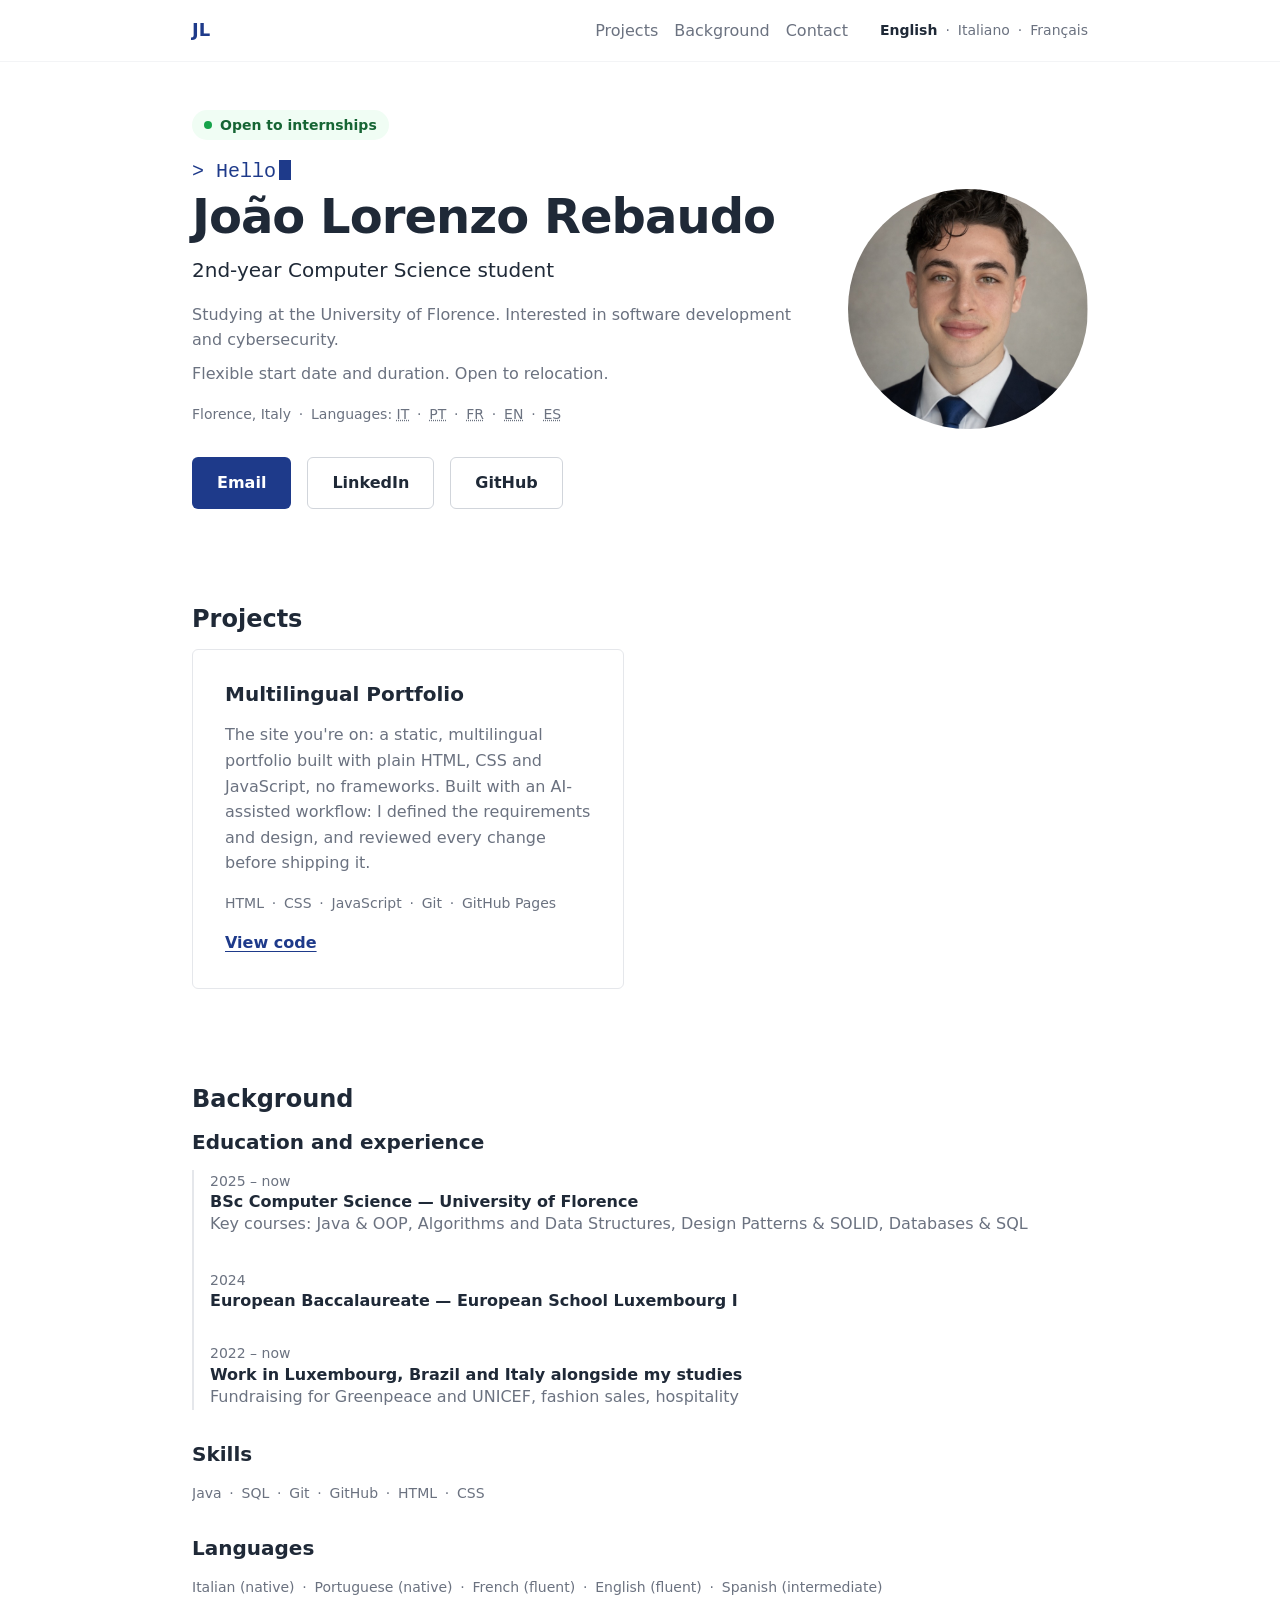
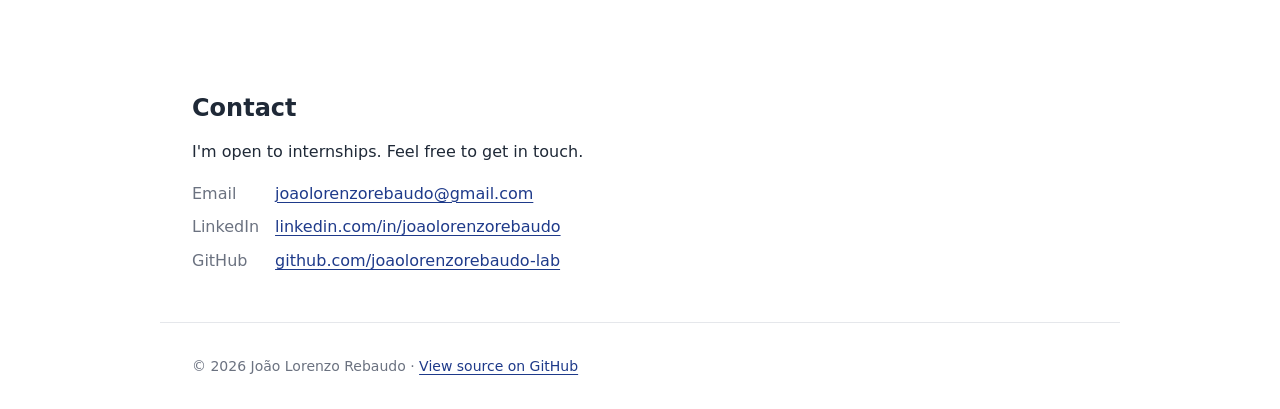
<file: index.html>
<!DOCTYPE html>
<html lang="en">
<head>
  <meta charset="utf-8">
  <meta name="viewport" content="width=device-width, initial-scale=1">
  <title>João Lorenzo Rebaudo — Computer Science Student</title>
  <meta name="description" content="Portfolio of João Lorenzo Rebaudo, Computer Science student at the University of Florence. Projects, background and contact.">
  <link rel="alternate" hreflang="en" href="https://joaolorenzorebaudo-lab.github.io/">
  <link rel="alternate" hreflang="it" href="https://joaolorenzorebaudo-lab.github.io/it/">
  <link rel="alternate" hreflang="fr" href="https://joaolorenzorebaudo-lab.github.io/fr/">
  <link rel="alternate" hreflang="x-default" href="https://joaolorenzorebaudo-lab.github.io/">
  <link rel="stylesheet" href="/css/style.css">
  <link rel="icon" href="/assets/img/favicon.svg" type="image/svg+xml">
  <link rel="apple-touch-icon" href="/assets/img/apple-touch-icon.png">
  <script src="/js/greeting.js" defer></script>
</head>
<body>
  <header>
    <div class="header-inner">
      <a class="monogram" href="#top" aria-label="JL, back to top">JL</a>
      <nav aria-label="Main">
        <ul>
          <li><a href="#projects">Projects</a></li>
          <li><a href="#background">Background</a></li>
          <li><a href="#contact">Contact</a></li>
        </ul>
      </nav>
      <nav class="lang-switcher" aria-label="Language">
        <ul>
          <li><span aria-current="page">English</span></li>
          <li><a href="/it/" lang="it" hreflang="it">Italiano</a></li>
          <li><a href="/fr/" lang="fr" hreflang="fr">Français</a></li>
        </ul>
      </nav>
    </div>
  </header>

  <main>
    <section id="hero" class="hero">
      <img class="hero-photo" src="/assets/img/photo.jpg" alt="Portrait of João Lorenzo Rebaudo" width="756" height="1000">
      <div class="hero-text">
        <p class="status-badge">Open to internships</p>
        <p class="hero-greeting"><span aria-hidden="true">&gt; </span><span data-greeting>Hello</span><span class="hero-cursor" aria-hidden="true"></span></p>
        <h1>João Lorenzo Rebaudo</h1>
        <p class="hero-role">2nd-year Computer Science student</p>
        <p class="hero-intro">Studying at the University of Florence. Interested in software development and cybersecurity.</p>
        <p class="hero-availability">Flexible start date and duration. Open to relocation.</p>
        <ul class="tag-list">
          <li>Florence, Italy</li>
          <li>Languages:
            <ul class="hero-languages">
              <li><abbr title="Italian">IT</abbr></li>
              <li><abbr title="Portuguese">PT</abbr></li>
              <li><abbr title="French">FR</abbr></li>
              <li><abbr title="English">EN</abbr></li>
              <li><abbr title="Spanish">ES</abbr></li>
            </ul>
          </li>
        </ul>
        <div class="hero-actions">
          <a class="button" href="mailto:joaolorenzorebaudo@gmail.com">Email</a>
          <a class="button button-secondary" href="https://www.linkedin.com/in/joaolorenzorebaudo">LinkedIn</a>
          <a class="button button-secondary" href="https://github.com/joaolorenzorebaudo-lab">GitHub</a>
        </div>
      </div>
    </section>

    <section id="projects">
      <h2>Projects</h2>
      <div class="project-list">
        <article class="project-card">
          <h3>Multilingual Portfolio</h3>
          <p>The site you're on: a static, multilingual portfolio built with plain HTML, CSS and JavaScript, no frameworks. Built with an AI-assisted workflow: I defined the requirements and design, and reviewed every change before shipping it.</p>
          <ul class="tag-list">
            <li>HTML</li>
            <li>CSS</li>
            <li>JavaScript</li>
            <li>Git</li>
            <li>GitHub Pages</li>
          </ul>
          <a href="https://github.com/joaolorenzorebaudo-lab/joaolorenzorebaudo-lab.github.io" aria-label="View code of Multilingual Portfolio">View code</a>
        </article>
      </div>
    </section>

    <section id="background" class="background">
      <h2>Background</h2>

      <h3>Education and experience</h3>
      <ol class="timeline">
        <li>
          <p class="timeline-date"><time datetime="2025">2025</time> – now</p>
          <h4>BSc Computer Science — University of Florence</h4>
          <p>Key courses: Java &amp; OOP, Algorithms and Data Structures, Design Patterns &amp; SOLID, Databases &amp; SQL</p>
        </li>
        <li>
          <p class="timeline-date"><time datetime="2024">2024</time></p>
          <h4>European Baccalaureate — European School Luxembourg I</h4>
        </li>
        <li>
          <p class="timeline-date"><time datetime="2022">2022</time> – now</p>
          <h4>Work in Luxembourg, Brazil and Italy alongside my studies</h4>
          <p>Fundraising for Greenpeace and UNICEF, fashion sales, hospitality</p>
        </li>
      </ol>

      <h3>Skills</h3>
      <ul class="tag-list">
        <li>Java</li>
        <li>SQL</li>
        <li>Git</li>
        <li>GitHub</li>
        <li>HTML</li>
        <li>CSS</li>
      </ul>

      <h3>Languages</h3>
      <ul class="tag-list">
        <li>Italian (native)</li>
        <li>Portuguese (native)</li>
        <li>French (fluent)</li>
        <li>English (fluent)</li>
        <li>Spanish (intermediate)</li>
      </ul>
    </section>

    <section id="contact" class="contact">
      <h2>Contact</h2>
      <p>I'm open to internships. Feel free to get in touch.</p>
      <address>
        <dl class="contact-list">
          <dt>Email</dt>
          <dd><a href="mailto:joaolorenzorebaudo@gmail.com">joaolorenzorebaudo@gmail.com</a></dd>
          <dt>LinkedIn</dt>
          <dd><a href="https://www.linkedin.com/in/joaolorenzorebaudo">linkedin.com/in/joaolorenzorebaudo</a></dd>
          <dt>GitHub</dt>
          <dd><a href="https://github.com/joaolorenzorebaudo-lab">github.com/joaolorenzorebaudo-lab</a></dd>
        </dl>
      </address>
    </section>
  </main>

  <footer>
    <p>© 2026 João Lorenzo Rebaudo <span aria-hidden="true">·</span> <a href="https://github.com/joaolorenzorebaudo-lab/joaolorenzorebaudo-lab.github.io">View source on GitHub</a></p>
  </footer>
</body>
</html>
</file>
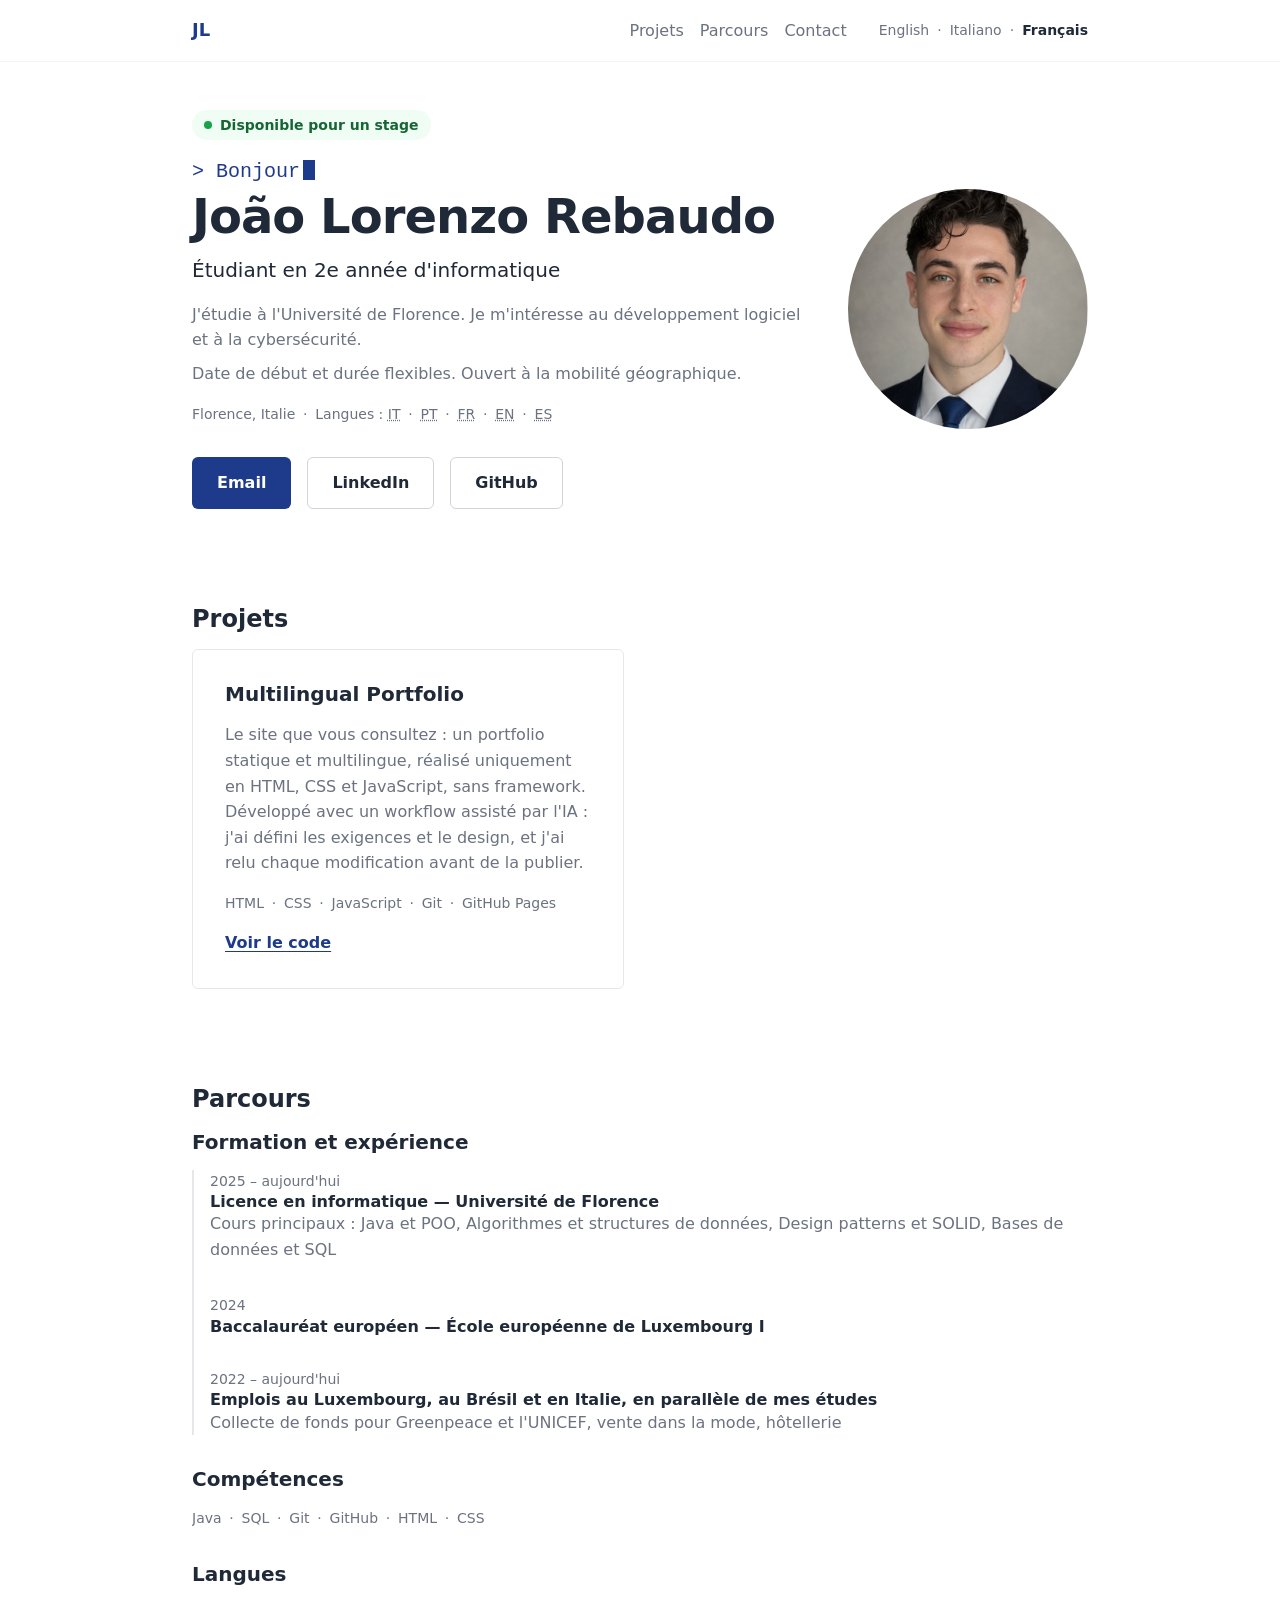
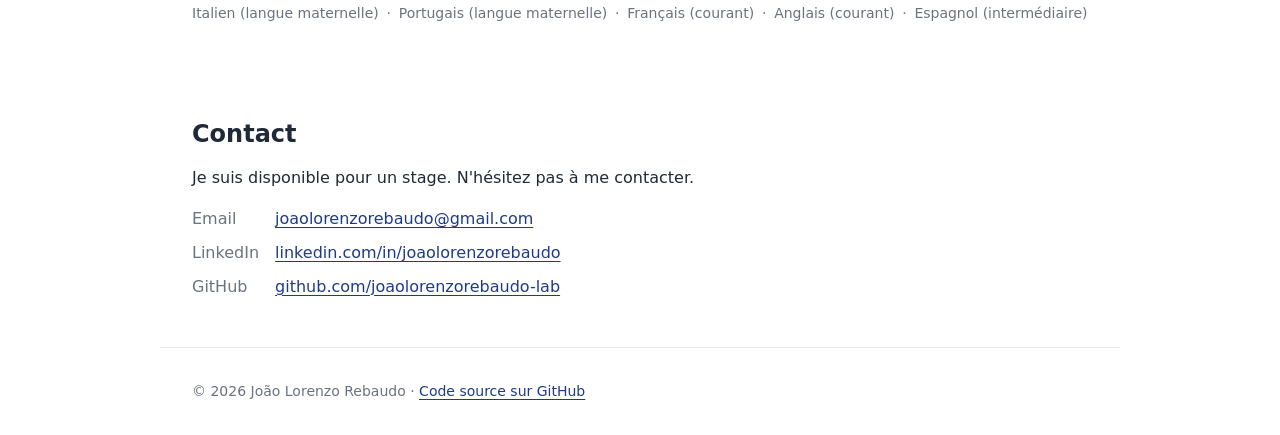
<file: fr/index.html>
<!DOCTYPE html>
<html lang="fr">
<head>
  <meta charset="utf-8">
  <meta name="viewport" content="width=device-width, initial-scale=1">
  <title>João Lorenzo Rebaudo — Étudiant en informatique</title>
  <meta name="description" content="Portfolio de João Lorenzo Rebaudo, étudiant en informatique à l'Université de Florence. Projets, parcours et contact.">
  <link rel="alternate" hreflang="en" href="https://joaolorenzorebaudo-lab.github.io/">
  <link rel="alternate" hreflang="it" href="https://joaolorenzorebaudo-lab.github.io/it/">
  <link rel="alternate" hreflang="fr" href="https://joaolorenzorebaudo-lab.github.io/fr/">
  <link rel="alternate" hreflang="x-default" href="https://joaolorenzorebaudo-lab.github.io/">
  <link rel="stylesheet" href="/css/style.css">
  <link rel="icon" href="/assets/img/favicon.svg" type="image/svg+xml">
  <link rel="apple-touch-icon" href="/assets/img/apple-touch-icon.png">
  <script src="/js/greeting.js" defer></script>
</head>
<body>
  <header>
    <div class="header-inner">
      <a class="monogram" href="#top" aria-label="JL, retour en haut">JL</a>
      <nav aria-label="Menu principal">
        <ul>
          <li><a href="#projects">Projets</a></li>
          <li><a href="#background">Parcours</a></li>
          <li><a href="#contact">Contact</a></li>
        </ul>
      </nav>
      <nav class="lang-switcher" aria-label="Langue">
        <ul>
          <li><a href="/" lang="en" hreflang="en">English</a></li>
          <li><a href="/it/" lang="it" hreflang="it">Italiano</a></li>
          <li><span aria-current="page">Français</span></li>
        </ul>
      </nav>
    </div>
  </header>

  <main>
    <section id="hero" class="hero">
      <img class="hero-photo" src="/assets/img/photo.jpg" alt="Portrait de João Lorenzo Rebaudo" width="756" height="1000">
      <div class="hero-text">
        <p class="status-badge">Disponible pour un stage</p>
        <p class="hero-greeting"><span aria-hidden="true">&gt; </span><span data-greeting>Bonjour</span><span class="hero-cursor" aria-hidden="true"></span></p>
        <h1>João Lorenzo Rebaudo</h1>
        <p class="hero-role">Étudiant en 2e année d'informatique</p>
        <p class="hero-intro">J'étudie à l'Université de Florence. Je m'intéresse au développement logiciel et à la cybersécurité.</p>
        <p class="hero-availability">Date de début et durée flexibles. Ouvert à la mobilité géographique.</p>
        <ul class="tag-list">
          <li>Florence, Italie</li>
          <li>Langues&nbsp;:
            <ul class="hero-languages">
              <li><abbr title="Italien">IT</abbr></li>
              <li><abbr title="Portugais">PT</abbr></li>
              <li><abbr title="Français">FR</abbr></li>
              <li><abbr title="Anglais">EN</abbr></li>
              <li><abbr title="Espagnol">ES</abbr></li>
            </ul>
          </li>
        </ul>
        <div class="hero-actions">
          <a class="button" href="mailto:joaolorenzorebaudo@gmail.com">Email</a>
          <a class="button button-secondary" href="https://www.linkedin.com/in/joaolorenzorebaudo">LinkedIn</a>
          <a class="button button-secondary" href="https://github.com/joaolorenzorebaudo-lab">GitHub</a>
        </div>
      </div>
    </section>

    <section id="projects">
      <h2>Projets</h2>
      <div class="project-list">
        <article class="project-card">
          <h3 lang="en">Multilingual Portfolio</h3>
          <p>Le site que vous consultez&nbsp;: un portfolio statique et multilingue, réalisé uniquement en HTML, CSS et JavaScript, sans framework. Développé avec un workflow assisté par l'IA&nbsp;: j'ai défini les exigences et le design, et j'ai relu chaque modification avant de la publier.</p>
          <ul class="tag-list">
            <li>HTML</li>
            <li>CSS</li>
            <li>JavaScript</li>
            <li>Git</li>
            <li>GitHub Pages</li>
          </ul>
          <a href="https://github.com/joaolorenzorebaudo-lab/joaolorenzorebaudo-lab.github.io" aria-label="Voir le code de Multilingual Portfolio">Voir le code</a>
        </article>
      </div>
    </section>

    <section id="background" class="background">
      <h2>Parcours</h2>

      <h3>Formation et expérience</h3>
      <ol class="timeline">
        <li>
          <p class="timeline-date"><time datetime="2025">2025</time> – aujourd'hui</p>
          <h4>Licence en informatique — Université de Florence</h4>
          <p>Cours principaux&nbsp;: Java et POO, Algorithmes et structures de données, Design patterns et SOLID, Bases de données et SQL</p>
        </li>
        <li>
          <p class="timeline-date"><time datetime="2024">2024</time></p>
          <h4>Baccalauréat européen — École européenne de Luxembourg I</h4>
        </li>
        <li>
          <p class="timeline-date"><time datetime="2022">2022</time> – aujourd'hui</p>
          <h4>Emplois au Luxembourg, au Brésil et en Italie, en parallèle de mes études</h4>
          <p>Collecte de fonds pour Greenpeace et l'UNICEF, vente dans la mode, hôtellerie</p>
        </li>
      </ol>

      <h3>Compétences</h3>
      <ul class="tag-list">
        <li>Java</li>
        <li>SQL</li>
        <li>Git</li>
        <li>GitHub</li>
        <li>HTML</li>
        <li>CSS</li>
      </ul>

      <h3>Langues</h3>
      <ul class="tag-list">
        <li>Italien (langue maternelle)</li>
        <li>Portugais (langue maternelle)</li>
        <li>Français (courant)</li>
        <li>Anglais (courant)</li>
        <li>Espagnol (intermédiaire)</li>
      </ul>
    </section>

    <section id="contact" class="contact">
      <h2>Contact</h2>
      <p>Je suis disponible pour un stage. N'hésitez pas à me contacter.</p>
      <address>
        <dl class="contact-list">
          <dt>Email</dt>
          <dd><a href="mailto:joaolorenzorebaudo@gmail.com">joaolorenzorebaudo@gmail.com</a></dd>
          <dt>LinkedIn</dt>
          <dd><a href="https://www.linkedin.com/in/joaolorenzorebaudo">linkedin.com/in/joaolorenzorebaudo</a></dd>
          <dt>GitHub</dt>
          <dd><a href="https://github.com/joaolorenzorebaudo-lab">github.com/joaolorenzorebaudo-lab</a></dd>
        </dl>
      </address>
    </section>
  </main>

  <footer>
    <p>© 2026 João Lorenzo Rebaudo <span aria-hidden="true">·</span> <a href="https://github.com/joaolorenzorebaudo-lab/joaolorenzorebaudo-lab.github.io">Code source sur GitHub</a></p>
  </footer>
</body>
</html>
</file>
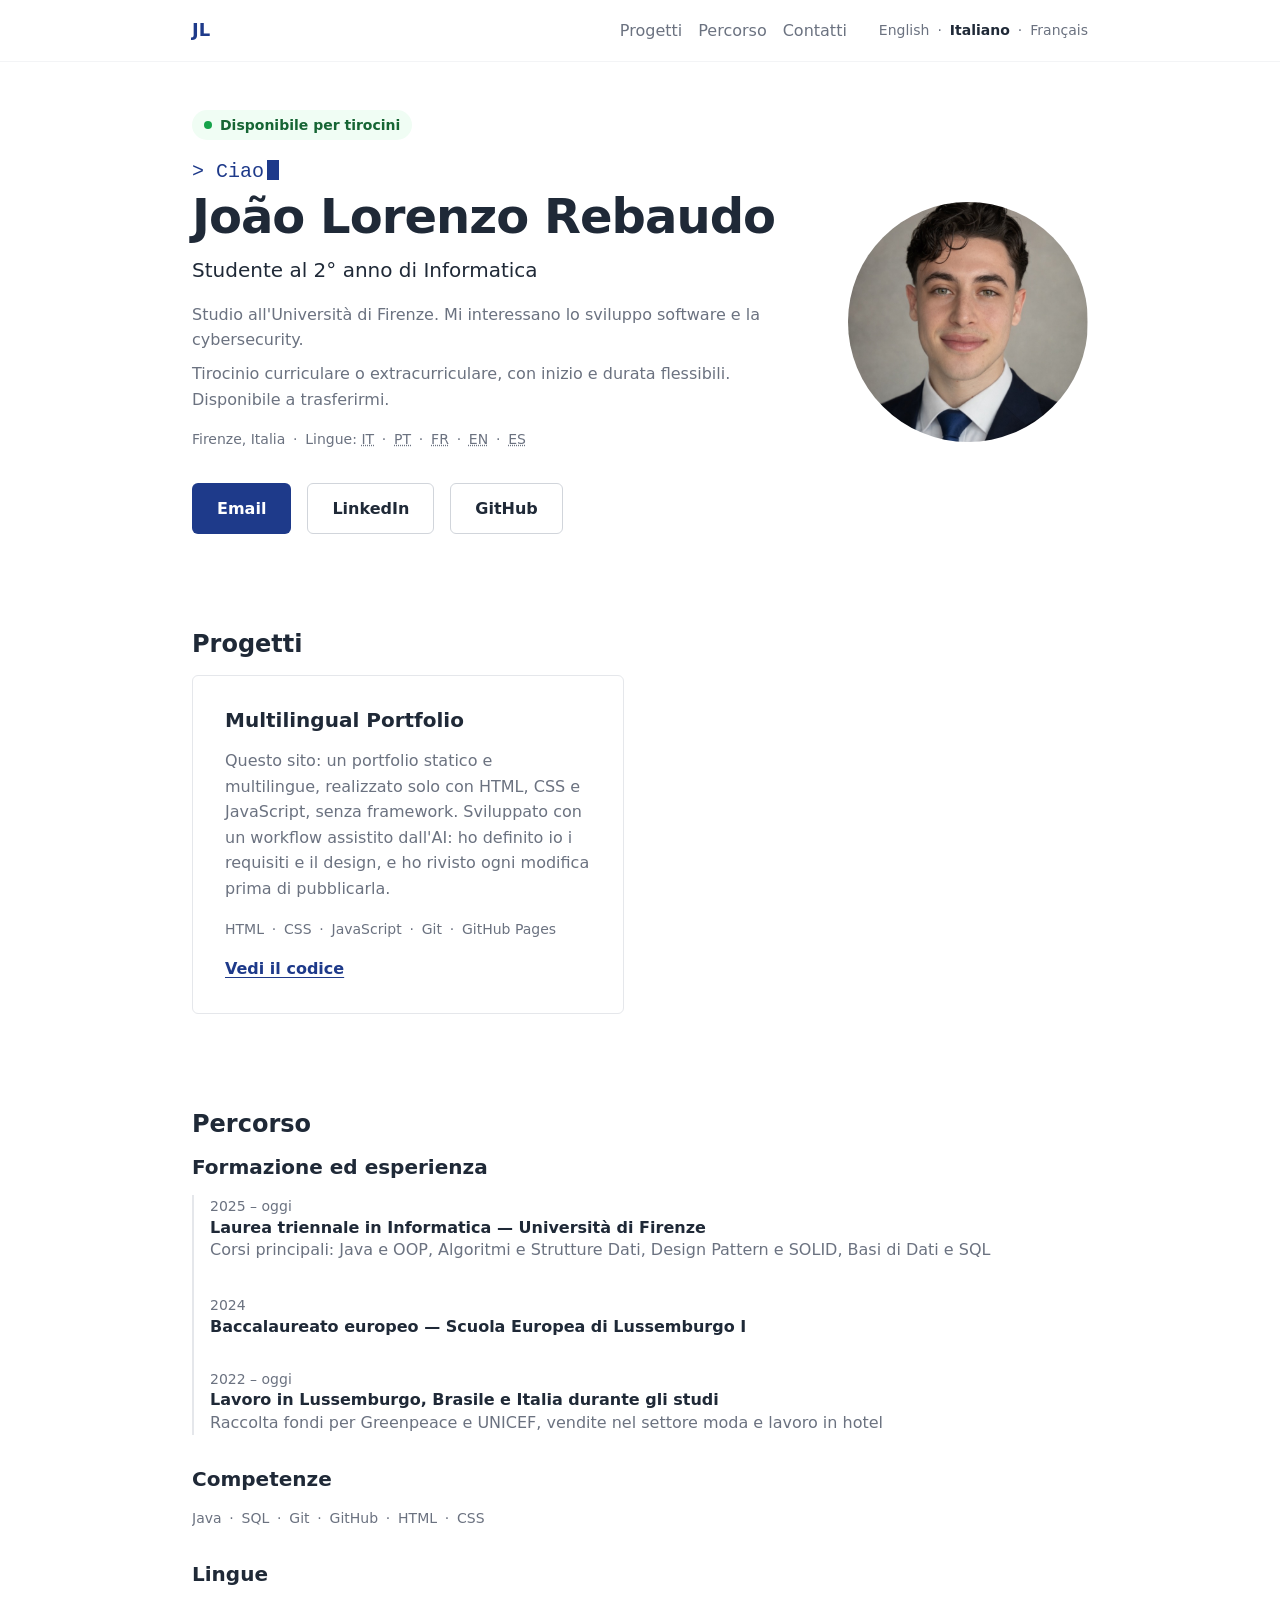
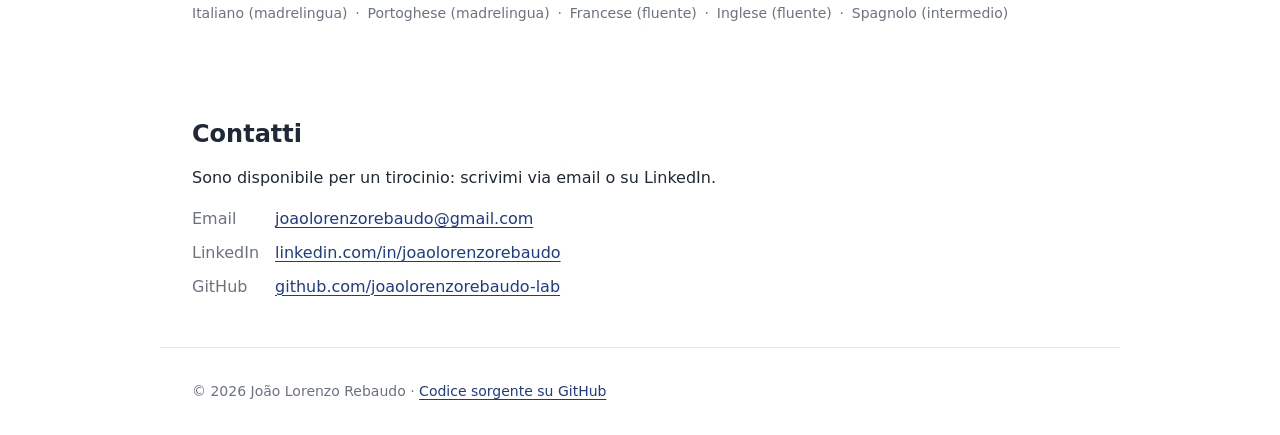
<file: it/index.html>
<!DOCTYPE html>
<html lang="it">
<head>
  <meta charset="utf-8">
  <meta name="viewport" content="width=device-width, initial-scale=1">
  <title>João Lorenzo Rebaudo — Studente di Informatica</title>
  <meta name="description" content="Portfolio di João Lorenzo Rebaudo, studente di Informatica all'Università di Firenze. Progetti, percorso e contatti.">
  <link rel="alternate" hreflang="en" href="https://joaolorenzorebaudo-lab.github.io/">
  <link rel="alternate" hreflang="it" href="https://joaolorenzorebaudo-lab.github.io/it/">
  <link rel="alternate" hreflang="fr" href="https://joaolorenzorebaudo-lab.github.io/fr/">
  <link rel="alternate" hreflang="x-default" href="https://joaolorenzorebaudo-lab.github.io/">
  <link rel="stylesheet" href="/css/style.css">
  <link rel="icon" href="/assets/img/favicon.svg" type="image/svg+xml">
  <link rel="apple-touch-icon" href="/assets/img/apple-touch-icon.png">
  <script src="/js/greeting.js" defer></script>
</head>
<body>
  <header>
    <div class="header-inner">
      <a class="monogram" href="#top" aria-label="JL, torna all'inizio">JL</a>
      <nav aria-label="Principale">
        <ul>
          <li><a href="#projects">Progetti</a></li>
          <li><a href="#background">Percorso</a></li>
          <li><a href="#contact">Contatti</a></li>
        </ul>
      </nav>
      <nav class="lang-switcher" aria-label="Lingua">
        <ul>
          <li><a href="/" lang="en" hreflang="en">English</a></li>
          <li><span aria-current="page">Italiano</span></li>
          <li><a href="/fr/" lang="fr" hreflang="fr">Français</a></li>
        </ul>
      </nav>
    </div>
  </header>

  <main>
    <section id="hero" class="hero">
      <img class="hero-photo" src="/assets/img/photo.jpg" alt="Ritratto di João Lorenzo Rebaudo" width="756" height="1000">
      <div class="hero-text">
        <p class="status-badge">Disponibile per tirocini</p>
        <p class="hero-greeting"><span aria-hidden="true">&gt; </span><span data-greeting>Ciao</span><span class="hero-cursor" aria-hidden="true"></span></p>
        <h1>João Lorenzo Rebaudo</h1>
        <p class="hero-role">Studente al 2° anno di Informatica</p>
        <p class="hero-intro">Studio all'Università di Firenze. Mi interessano lo sviluppo software e la cybersecurity.</p>
        <p class="hero-availability">Tirocinio curriculare o extracurriculare, con inizio e durata flessibili. Disponibile a trasferirmi.</p>
        <ul class="tag-list">
          <li>Firenze, Italia</li>
          <li>Lingue:
            <ul class="hero-languages">
              <li><abbr title="Italiano">IT</abbr></li>
              <li><abbr title="Portoghese">PT</abbr></li>
              <li><abbr title="Francese">FR</abbr></li>
              <li><abbr title="Inglese">EN</abbr></li>
              <li><abbr title="Spagnolo">ES</abbr></li>
            </ul>
          </li>
        </ul>
        <div class="hero-actions">
          <a class="button" href="mailto:joaolorenzorebaudo@gmail.com">Email</a>
          <a class="button button-secondary" href="https://www.linkedin.com/in/joaolorenzorebaudo">LinkedIn</a>
          <a class="button button-secondary" href="https://github.com/joaolorenzorebaudo-lab">GitHub</a>
        </div>
      </div>
    </section>

    <section id="projects">
      <h2>Progetti</h2>
      <div class="project-list">
        <article class="project-card">
          <h3 lang="en">Multilingual Portfolio</h3>
          <p>Questo sito: un portfolio statico e multilingue, realizzato solo con HTML, CSS e JavaScript, senza framework. Sviluppato con un workflow assistito dall'AI: ho definito io i requisiti e il design, e ho rivisto ogni modifica prima di pubblicarla.</p>
          <ul class="tag-list">
            <li>HTML</li>
            <li>CSS</li>
            <li>JavaScript</li>
            <li>Git</li>
            <li>GitHub Pages</li>
          </ul>
          <a href="https://github.com/joaolorenzorebaudo-lab/joaolorenzorebaudo-lab.github.io" aria-label="Vedi il codice di Multilingual Portfolio">Vedi il codice</a>
        </article>
      </div>
    </section>

    <section id="background" class="background">
      <h2>Percorso</h2>

      <h3>Formazione ed esperienza</h3>
      <ol class="timeline">
        <li>
          <p class="timeline-date"><time datetime="2025">2025</time> – oggi</p>
          <h4>Laurea triennale in Informatica — Università di Firenze</h4>
          <p>Corsi principali: Java e OOP, Algoritmi e Strutture Dati, Design Pattern e SOLID, Basi di Dati e SQL</p>
        </li>
        <li>
          <p class="timeline-date"><time datetime="2024">2024</time></p>
          <h4>Baccalaureato europeo — Scuola Europea di Lussemburgo I</h4>
        </li>
        <li>
          <p class="timeline-date"><time datetime="2022">2022</time> – oggi</p>
          <h4>Lavoro in Lussemburgo, Brasile e Italia durante gli studi</h4>
          <p>Raccolta fondi per Greenpeace e UNICEF, vendite nel settore moda e lavoro in hotel</p>
        </li>
      </ol>

      <h3>Competenze</h3>
      <ul class="tag-list">
        <li>Java</li>
        <li>SQL</li>
        <li>Git</li>
        <li>GitHub</li>
        <li>HTML</li>
        <li>CSS</li>
      </ul>

      <h3>Lingue</h3>
      <ul class="tag-list">
        <li>Italiano (madrelingua)</li>
        <li>Portoghese (madrelingua)</li>
        <li>Francese (fluente)</li>
        <li>Inglese (fluente)</li>
        <li>Spagnolo (intermedio)</li>
      </ul>
    </section>

    <section id="contact" class="contact">
      <h2>Contatti</h2>
      <p>Sono disponibile per un tirocinio: scrivimi via email o su LinkedIn.</p>
      <address>
        <dl class="contact-list">
          <dt>Email</dt>
          <dd><a href="mailto:joaolorenzorebaudo@gmail.com">joaolorenzorebaudo@gmail.com</a></dd>
          <dt>LinkedIn</dt>
          <dd><a href="https://www.linkedin.com/in/joaolorenzorebaudo">linkedin.com/in/joaolorenzorebaudo</a></dd>
          <dt>GitHub</dt>
          <dd><a href="https://github.com/joaolorenzorebaudo-lab">github.com/joaolorenzorebaudo-lab</a></dd>
        </dl>
      </address>
    </section>
  </main>

  <footer>
    <p>© 2026 João Lorenzo Rebaudo <span aria-hidden="true">·</span> <a href="https://github.com/joaolorenzorebaudo-lab/joaolorenzorebaudo-lab.github.io">Codice sorgente su GitHub</a></p>
  </footer>
</body>
</html>
</file>
<file: css/style.css>
:root {
  --color-bg: #FFFFFF;
  --color-text: #1F2937;
  --color-text-muted: #6B7280;
  --color-border: #E5E7EB;
  --color-border-subtle: #F3F4F6;
  --color-border-strong: #D1D5DB;
  --color-accent: #1E3A8A;
  --color-success-text: #166534;
  --color-success-bg: #F0FDF4;
  --color-success-dot: #16A34A;

  --shadow-card: 0 4px 12px rgb(31 41 55 / 0.08);

  --font-base: system-ui, -apple-system, "Segoe UI", Roboto, sans-serif;
  --font-mono: ui-monospace, SFMono-Regular, Menlo, Consolas, monospace;

  --space-s: 0.5rem;
  --space-m: 1rem;
  --space-l: 2rem;
  --space-xl: 3rem;

  --content-width: 60rem;
}

/* Reset */
*,
*::before,
*::after {
  box-sizing: border-box;
}

body,
h1,
h2,
h3,
h4,
p,
ul,
ol,
dl,
dd,
figure {
  margin: 0;
}

img {
  display: block;
  max-width: 100%;
  height: auto;
}

/* Typography */
html {
  -webkit-text-size-adjust: 100%;
}

body {
  background-color: var(--color-bg);
  color: var(--color-text);
  font-family: var(--font-base);
  font-size: 1rem;
  line-height: 1.6;
}

h1,
h2,
h3,
h4 {
  line-height: 1.2;
}

h1 {
  font-size: 2.25rem;
  letter-spacing: -0.02em;
  text-wrap: balance;
}

h2 {
  font-size: 1.5rem;
  margin-bottom: var(--space-m);
  text-wrap: balance;
}

a {
  color: var(--color-accent);
  text-decoration-thickness: 1px;
  text-underline-offset: 0.2em;
}

a:focus-visible {
  outline: 2px solid var(--color-accent);
  outline-offset: 2px;
}

/* Layout: mobile first */
.header-inner,
main > section,
footer {
  max-width: var(--content-width);
  margin-inline: auto;
  padding-inline: var(--space-m);
}

header {
  border-bottom: 1px solid var(--color-border-subtle);
}

/* flex-end + auto margin on the monogram: when the language switcher wraps, it sits on the right */
.header-inner {
  display: flex;
  flex-wrap: wrap;
  align-items: center;
  justify-content: flex-end;
  gap: var(--space-s) var(--space-l);
  padding-block: var(--space-m);
}

header nav ul {
  display: flex;
  flex-wrap: wrap;
  gap: var(--space-m);
  padding: 0;
  list-style: none;
}

header nav a {
  color: var(--color-text-muted);
  text-decoration: none;
}

header nav a:hover,
header nav a:focus-visible {
  color: var(--color-accent);
}

.monogram {
  margin-right: auto;
  color: var(--color-accent);
  font-size: 1.125rem;
  font-weight: 700;
  text-decoration: none;
}

.lang-switcher {
  font-size: 0.875rem;
}

.lang-switcher ul {
  gap: 0;
}

.lang-switcher li:not(:last-child)::after {
  content: "·";
  content: "·" / "";
  margin-inline: var(--space-s);
  color: var(--color-text-muted);
}

.lang-switcher [aria-current] {
  color: var(--color-text);
  font-weight: 600;
}

main > section {
  padding-block: var(--space-l);
}

footer {
  padding-block: var(--space-l);
  border-top: 1px solid var(--color-border);
  color: var(--color-text-muted);
  font-size: 0.875rem;
}

/* Wider screens (768px and up) */
@media (min-width: 48rem) {
  .header-inner,
  main > section,
  footer {
    padding-inline: var(--space-l);
  }

  main > section {
    padding-block: var(--space-xl);
  }

  h1 {
    font-size: 3rem;
  }
}

/* Hero */
.hero {
  display: flex;
  flex-direction: column;
  gap: var(--space-l);
}

.hero-photo {
  width: 10rem;
  height: 10rem;
  object-fit: cover;
  border-radius: 50%;
  flex-shrink: 0;
}

.status-badge {
  display: flex;
  align-items: center;
  gap: var(--space-s);
  width: fit-content;
  margin-bottom: var(--space-m);
  padding: 0.25rem 0.75rem;
  border-radius: 999px;
  background-color: var(--color-success-bg);
  color: var(--color-success-text);
  font-size: 0.875rem;
  font-weight: 600;
}

.status-badge::before {
  content: "";
  width: 0.5rem;
  height: 0.5rem;
  border-radius: 50%;
  background-color: var(--color-success-dot);
}

.hero-greeting {
  font-family: var(--font-mono);
  font-size: 1.25rem;
  color: var(--color-accent);
}

.hero-cursor {
  display: inline-block;
  width: 0.6em;
  height: 1em;
  margin-left: 0.15em;
  vertical-align: -0.15em;
  background-color: var(--color-accent);
}

[data-greeting] {
  transition: opacity 0.3s ease;
}

[data-greeting].is-hidden {
  opacity: 0;
}

.hero-role {
  margin-top: var(--space-s);
  font-size: 1.25rem;
  font-weight: 400;
  text-wrap: balance;
}

.hero-intro,
.hero-availability {
  max-width: 40rem;
  margin-top: var(--space-m);
  color: var(--color-text-muted);
}

.hero-availability {
  margin-top: var(--space-s);
}

/* Each separator sits before its item, so it wraps with it; the one that
   starts a line falls into the clipped strip on the left */
.tag-list {
  --separator-width: 1.25rem;
  display: flex;
  flex-wrap: wrap;
  margin-left: calc(-1 * var(--separator-width));
  padding: 0;
  list-style: none;
  color: var(--color-text-muted);
  font-size: 0.875rem;
  clip-path: inset(0 0 0 var(--separator-width));
}

.tag-list > li::before,
.hero-languages li + li::before {
  content: "·";
  content: "·" / "";
  display: inline-block;
  width: var(--separator-width);
  text-align: center;
}

.hero .tag-list {
  margin-top: var(--space-m);
}

.hero-languages {
  display: inline-flex;
  flex-wrap: wrap;
  padding: 0;
  list-style: none;
}

.button {
  display: inline-block;
  padding: 0.75rem 1.5rem;
  border: 1px solid transparent;
  border-radius: 0.375rem;
  background-color: var(--color-accent);
  color: var(--color-bg);
  font-weight: 600;
  text-decoration: none;
}

.button:hover {
  text-decoration: underline;
}

.hero-actions {
  display: flex;
  flex-wrap: wrap;
  gap: var(--space-m);
  margin-top: var(--space-l);
}

.button-secondary {
  border-color: var(--color-border-strong);
  background-color: var(--color-bg);
  color: var(--color-text);
}

@media (min-width: 48rem) {
  .hero {
    flex-direction: row-reverse;
    align-items: center;
    justify-content: space-between;
  }

  .hero-photo {
    width: 15rem;
    height: 15rem;
  }
}

/* Projects */
.project-list {
  display: grid;
  grid-template-columns: repeat(auto-fill, minmax(min(100%, 18rem), 1fr));
  gap: var(--space-l);
}

.project-card {
  display: flex;
  flex-direction: column;
  gap: var(--space-m);
  padding: var(--space-l);
  border: 1px solid var(--color-border);
  border-radius: 0.375rem;
}

.project-card h3 {
  font-size: 1.25rem;
}

.project-card p {
  color: var(--color-text-muted);
}

.project-card a {
  margin-top: auto;
  font-weight: 600;
}

@media (hover: hover) {
  .project-card:hover {
    border-color: var(--color-border-strong);
    box-shadow: var(--shadow-card);
  }
}

/* Background */
.background > h3 {
  margin-top: var(--space-l);
  margin-bottom: var(--space-m);
  font-size: 1.25rem;
}

.background > h2 + h3 {
  margin-top: 0;
}

.timeline {
  padding-left: var(--space-m);
  border-left: 2px solid var(--color-border);
  list-style: none;
}

.timeline li + li {
  margin-top: var(--space-l);
}

.timeline h4 {
  font-size: 1rem;
}

.timeline p {
  color: var(--color-text-muted);
}

.timeline-date {
  font-size: 0.875rem;
}

/* Contact */
.contact address {
  margin-top: var(--space-m);
  font-style: normal;
}

.contact-list {
  display: grid;
  grid-template-columns: auto 1fr;
  gap: var(--space-s) var(--space-m);
}

.contact-list dt {
  color: var(--color-text-muted);
}

.contact-list dd {
  overflow-wrap: anywhere;
}
</file>
